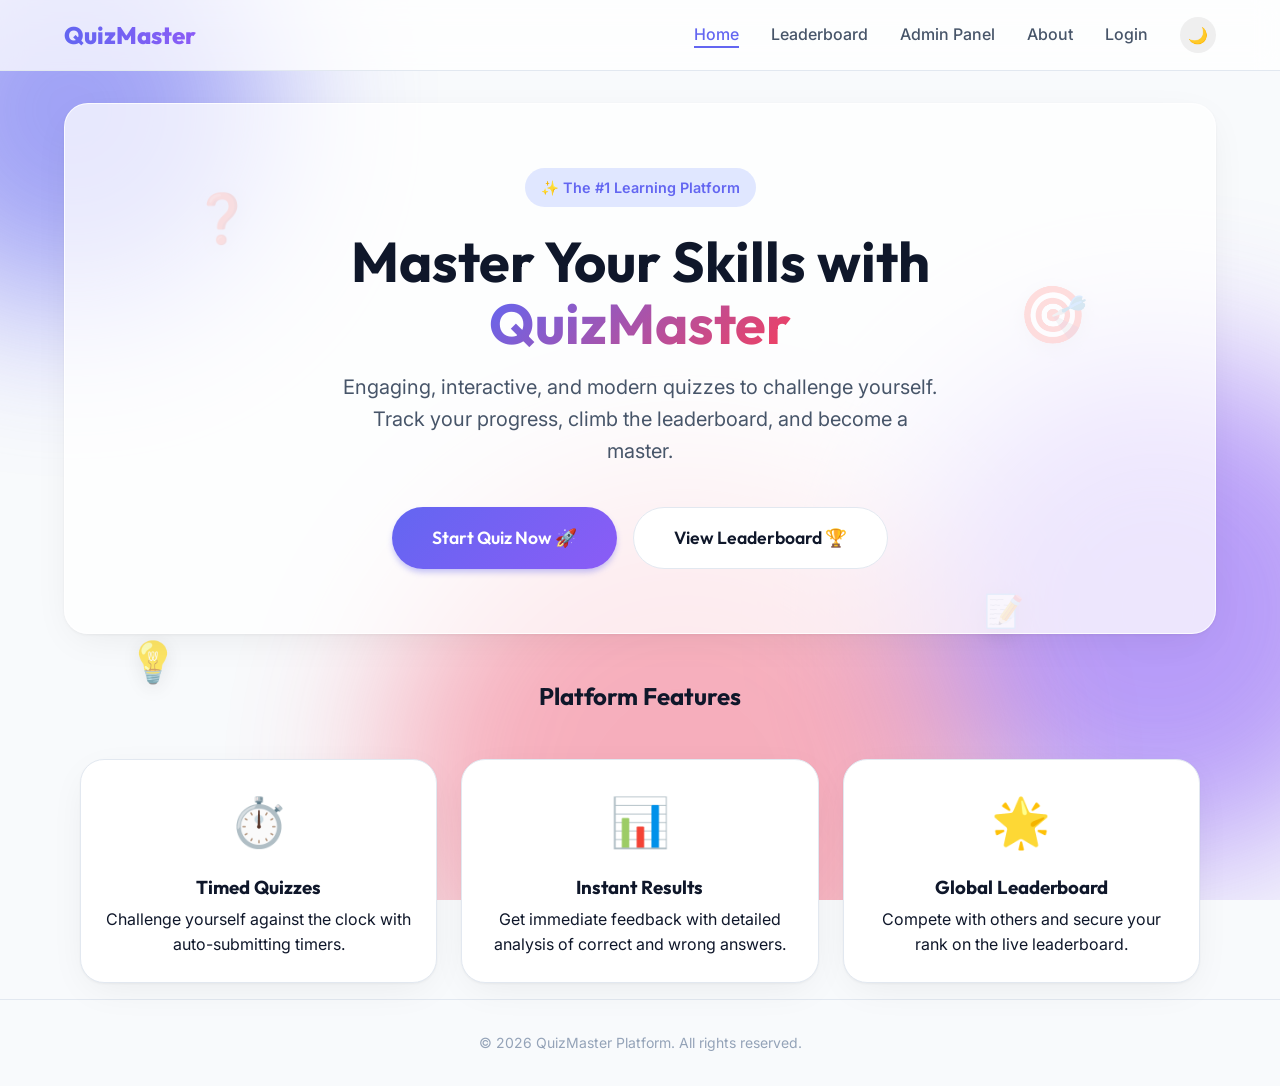
<file: index.html>
<!DOCTYPE html>
<html lang="en" data-theme="light">
<head>
    <meta charset="UTF-8">
    <meta name="viewport" content="width=device-width, initial-scale=1.0">
    <title>QuizMaster - Online Assessment Platform</title>
    <meta name="description" content="A modern online quiz and assessment platform to test your knowledge.">
    <link rel="stylesheet" href="css/style.css">
</head>
<body>
    <!-- Navbar -->
    <nav class="navbar">
        <div class="container nav-container">
            <a href="index.html" class="nav-brand">
                <span>QuizMaster</span>
            </a>
            <button class="mobile-menu-btn">☰</button>
            <ul class="nav-links">
                <li><a href="index.html" class="nav-link active">Home</a></li>
                <li><a href="leaderboard.html" class="nav-link">Leaderboard</a></li>
                <li><a href="admin.html" class="nav-link">Admin Panel</a></li>
                <li><a href="about.html" class="nav-link">About</a></li>
                <li id="nav-auth-item"><a href="auth.html" class="nav-link">Login</a></li>
                <li><button class="btn btn-icon theme-toggle" aria-label="Toggle dark mode">🌙</button></li>
            </ul>
        </div>
    </nav>

    <!-- Background Blobs & Floating Icons -->
    <div class="blob-container">
        <div class="blob blob-1"></div>
        <div class="blob blob-2"></div>
        <div class="blob blob-3"></div>
        <!-- Floating Icons -->
        <div class="floating-icon" style="top: 20%; left: 15%; animation-delay: 0s; font-size: 3rem;">❓</div>
        <div class="floating-icon" style="top: 70%; left: 10%; animation-delay: 2s; font-size: 2.5rem;">💡</div>
        <div class="floating-icon" style="top: 30%; right: 15%; animation-delay: 1.5s; font-size: 3.5rem;">🎯</div>
        <div class="floating-icon" style="top: 65%; right: 20%; animation-delay: 3s; font-size: 2rem;">📝</div>
    </div>

    <!-- Hero Section -->
    <main class="container" style="position: relative; z-index: 10;">
        <section class="hero text-center p-8 mt-8 glass-card" style="padding: 4rem 2rem; background: var(--glass-bg); border: 1px solid var(--glass-border);">
            <div class="animate-slide-up" style="animation-delay: 0.1s;">
                <div style="display: inline-block; padding: 0.5rem 1rem; border-radius: 50px; background: var(--primary-light); color: var(--primary-color); font-weight: 600; font-size: 0.9rem; margin-bottom: 1.5rem;">✨ The #1 Learning Platform</div>
                <h1 style="font-size: 3.5rem; margin-bottom: 1rem; line-height: 1.1;">Master Your Skills with <br><span class="text-gradient">QuizMaster</span></h1>
            </div>
            
            <p class="animate-slide-up" style="font-size: 1.25rem; color: var(--text-secondary); max-width: 600px; margin: 0 auto 2.5rem; animation-delay: 0.3s;">
                Engaging, interactive, and modern quizzes to challenge yourself. Track your progress, climb the leaderboard, and become a master.
            </p>
            
            <div class="flex justify-center gap-4 animate-slide-up" style="flex-wrap: wrap; animation-delay: 0.5s;">
                <a href="about.html" class="btn btn-primary btn-lg pulse-glow" style="font-size: 1.1rem; padding: 1rem 2.5rem; border-radius: 50px;">
                    Start Quiz Now 🚀
                </a>
                <a href="leaderboard.html" class="btn btn-secondary btn-lg" style="font-size: 1.1rem; padding: 1rem 2.5rem; border-radius: 50px;">
                    View Leaderboard 🏆
                </a>
            </div>
        </section>

        <!-- Features Section -->
        <section class="features flex flex-col gap-6 mt-8 p-4">
            <h2 class="text-center mb-6 animate-slide-up" style="animation-delay: 0.6s;">Platform Features</h2>
            <div style="display: grid; grid-template-columns: repeat(auto-fit, minmax(300px, 1fr)); gap: 1.5rem;">
                
                <div class="glass-card p-6 text-center animate-slide-up" style="animation-delay: 0.7s;">
                    <div style="font-size: 3rem; margin-bottom: 1rem; display: inline-block;" class="float-subtle">⏱️</div>
                    <h3 class="mb-2">Timed Quizzes</h3>
                    <p class="text-secondary">Challenge yourself against the clock with auto-submitting timers.</p>
                </div>
                
                <div class="glass-card p-6 text-center animate-slide-up" style="animation-delay: 0.8s;">
                    <div style="font-size: 3rem; margin-bottom: 1rem; display: inline-block;" class="float-subtle" style="animation-delay: 1s;">📊</div>
                    <h3 class="mb-2">Instant Results</h3>
                    <p class="text-secondary">Get immediate feedback with detailed analysis of correct and wrong answers.</p>
                </div>
                
                <div class="glass-card p-6 text-center animate-slide-up" style="animation-delay: 0.9s;">
                    <div style="font-size: 3rem; margin-bottom: 1rem; display: inline-block;" class="float-subtle" style="animation-delay: 2s;">🌟</div>
                    <h3 class="mb-2">Global Leaderboard</h3>
                    <p class="text-secondary">Compete with others and secure your rank on the live leaderboard.</p>
                </div>
                
            </div>
        </section>
    </main>

    <!-- Footer -->
    <footer>
        <div class="container">
            <p>&copy; 2026 QuizMaster Platform. All rights reserved.</p>
        </div>
    </footer>

    <script src="js/theme.js"></script>
    <script src="js/app.js"></script>
</body>
</html>
</file>
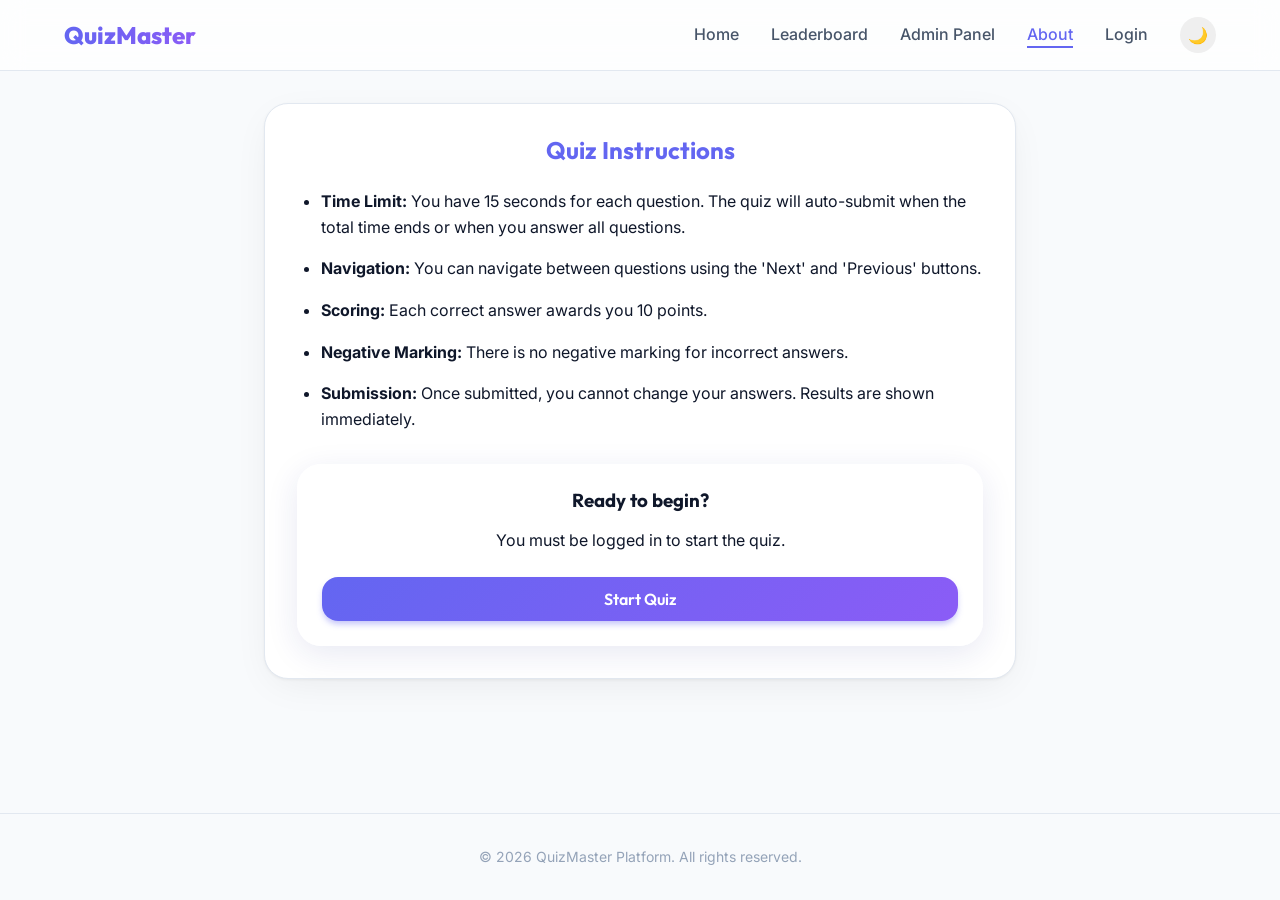
<file: about.html>
<!DOCTYPE html>
<html lang="en" data-theme="light">
<head>
    <meta charset="UTF-8">
    <meta name="viewport" content="width=device-width, initial-scale=1.0">
    <title>About & Instructions - QuizMaster</title>
    <link rel="stylesheet" href="css/style.css">
</head>
<body>
    <nav class="navbar">
        <div class="container nav-container">
            <a href="index.html" class="nav-brand">
                <span>QuizMaster</span>
            </a>
            <button class="mobile-menu-btn">☰</button>
            <ul class="nav-links">
                <li><a href="index.html" class="nav-link">Home</a></li>
                <li><a href="leaderboard.html" class="nav-link">Leaderboard</a></li>
                <li><a href="admin.html" class="nav-link">Admin Panel</a></li>
                <li><a href="about.html" class="nav-link active">About</a></li>
                <li id="nav-auth-item"><a href="auth.html" class="nav-link">Login</a></li>
                <li><button class="btn btn-icon theme-toggle" aria-label="Toggle dark mode">🌙</button></li>
            </ul>
        </div>
    </nav>

    <main class="container" style="max-width: 800px;">
        <div class="glass-card p-8 animate-fade-in mt-8">
            <h2 class="mb-6 text-center text-primary">Quiz Instructions</h2>
            
            <div class="mb-8 text-secondary">
                <ul class="flex flex-col gap-4" style="list-style-type: disc; padding-left: 1.5rem;">
                    <li><strong>Time Limit:</strong> You have 15 seconds for each question. The quiz will auto-submit when the total time ends or when you answer all questions.</li>
                    <li><strong>Navigation:</strong> You can navigate between questions using the 'Next' and 'Previous' buttons.</li>
                    <li><strong>Scoring:</strong> Each correct answer awards you 10 points.</li>
                    <li><strong>Negative Marking:</strong> There is no negative marking for incorrect answers.</li>
                    <li><strong>Submission:</strong> Once submitted, you cannot change your answers. Results are shown immediately.</li>
                </ul>
            </div>

            <div class="glass-panel p-6">
                <h3 class="mb-4 text-center">Ready to begin?</h3>
                <form id="start-form" class="flex flex-col gap-4">
                    <p class="text-center text-secondary mb-2">You must be logged in to start the quiz.</p>
                    <button type="submit" class="btn btn-primary w-100" style="width: 100%;">Start Quiz</button>
                </form>
            </div>
        </div>
    </main>

    <footer>
        <div class="container">
            <p>&copy; 2026 QuizMaster Platform. All rights reserved.</p>
        </div>
    </footer>

    <script src="js/theme.js"></script>
    <script src="js/app.js"></script>
    <script>
        document.getElementById('start-form').addEventListener('submit', (e) => {
            e.preventDefault();
            const loggedInUser = sessionStorage.getItem('logged_in_user');
            if (loggedInUser) {
                window.location.href = 'quiz.html';
            } else {
                if(typeof showToast === 'function') {
                    showToast('Please login first to take the quiz.', 'danger');
                }
                setTimeout(() => window.location.href = 'auth.html', 1500);
            }
        });
    </script>
</body>
</html>
</file>
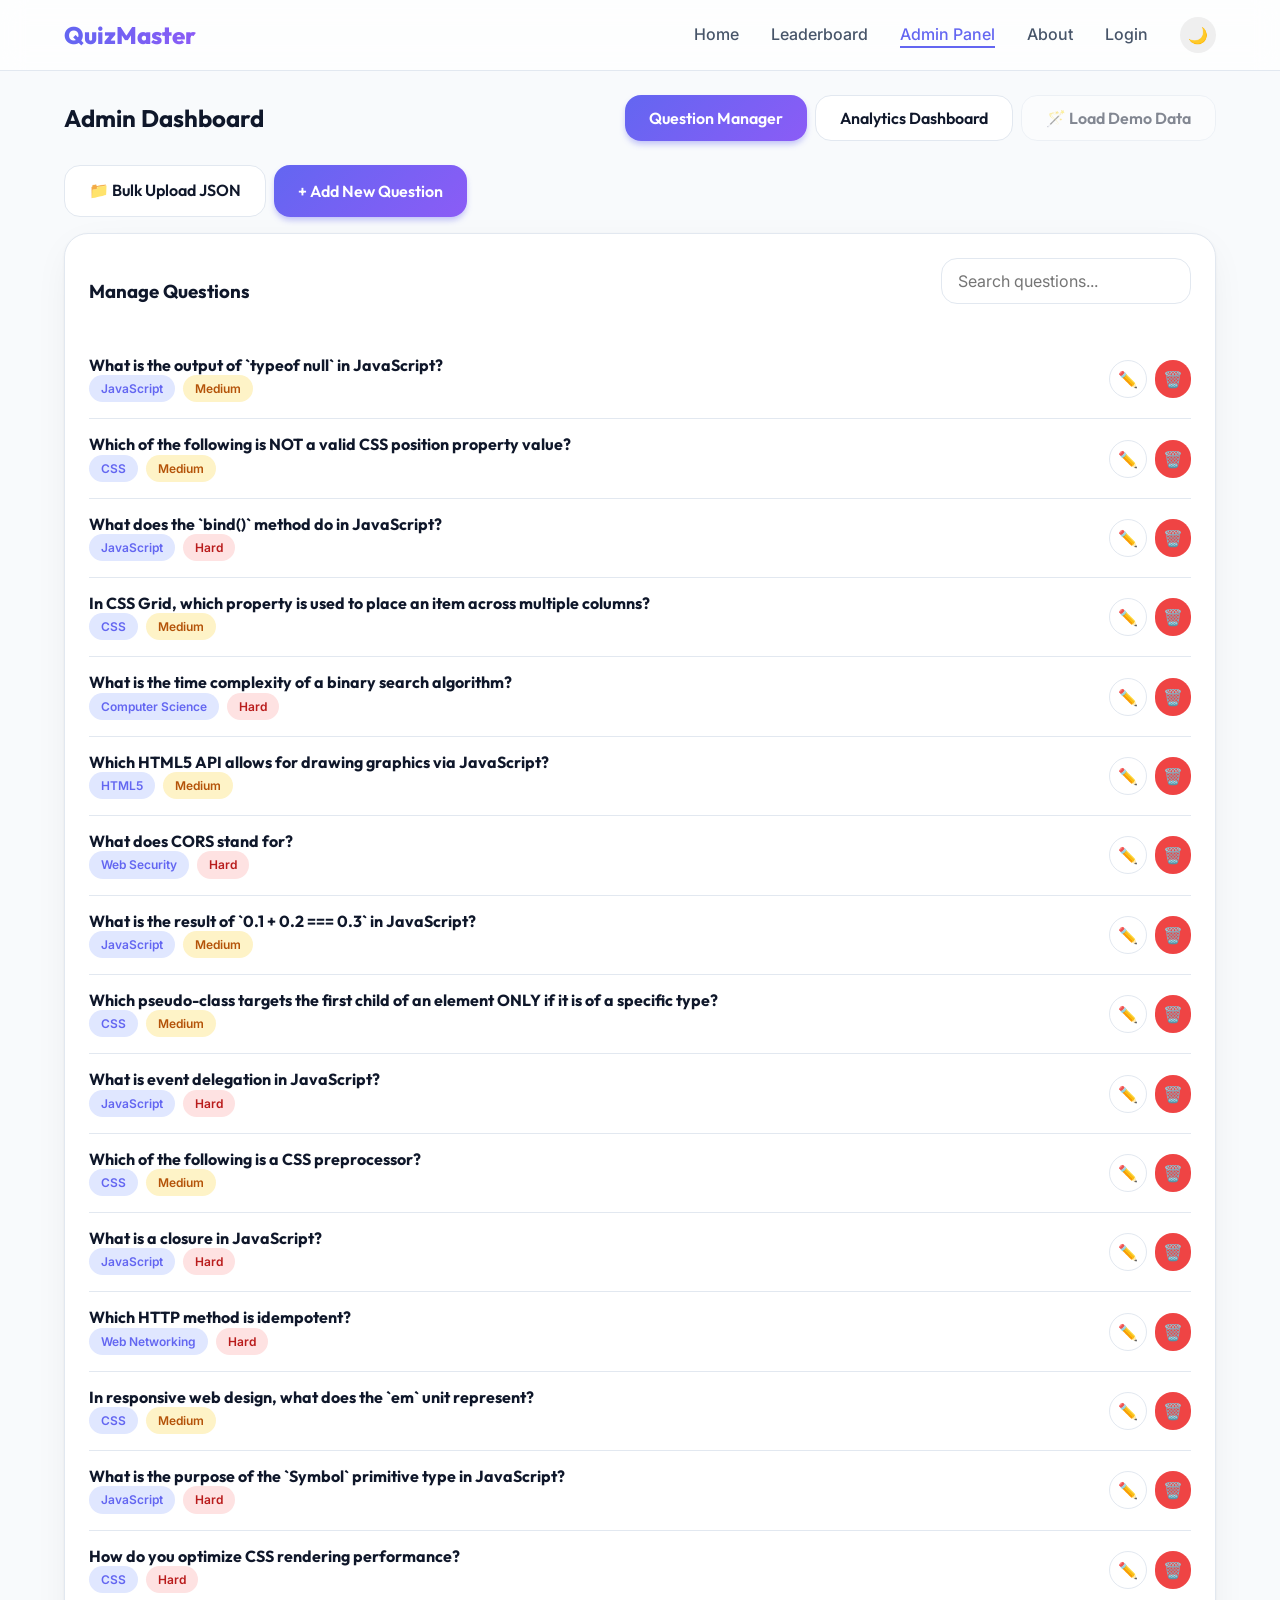
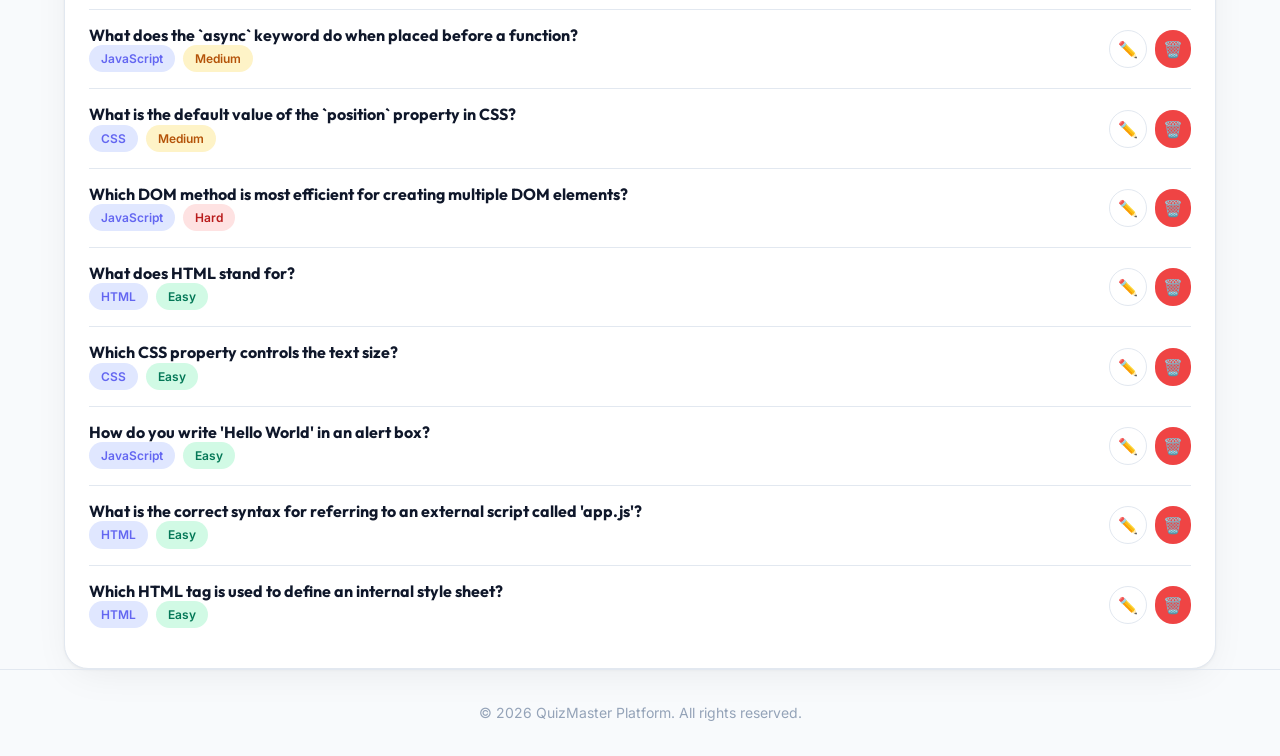
<file: admin.html>
<!DOCTYPE html>
<html lang="en" data-theme="light">
<head>
    <meta charset="UTF-8">
    <meta name="viewport" content="width=device-width, initial-scale=1.0">
    <title>Admin Dashboard - QuizMaster</title>
    <link rel="stylesheet" href="css/style.css">
    <style>
        .admin-layout {
            display: grid;
            grid-template-columns: 300px 1fr;
            gap: 2rem;
            align-items: start;
        }
        @media (max-width: 992px) {
            .admin-layout { grid-template-columns: 1fr; }
        }
        .question-item {
            border-bottom: 1px solid var(--border-color);
            padding: 1rem 0;
        }
        .question-item:last-child {
            border-bottom: none;
        }
    </style>
</head>
<body>
    <nav class="navbar">
        <div class="container nav-container">
            <a href="index.html" class="nav-brand">
                <span>QuizMaster</span>
            </a>
            <button class="mobile-menu-btn">☰</button>
            <ul class="nav-links">
                <li><a href="index.html" class="nav-link">Home</a></li>
                <li><a href="leaderboard.html" class="nav-link">Leaderboard</a></li>
                <li><a href="admin.html" class="nav-link active">Admin Panel</a></li>
                <li><a href="about.html" class="nav-link">About</a></li>
                <li id="nav-auth-item"><a href="auth.html" class="nav-link">Login</a></li>
                <li><button class="btn btn-icon theme-toggle" aria-label="Toggle dark mode">🌙</button></li>
            </ul>
        </div>
    </nav>

    <main class="container">
        <div class="flex justify-between items-center mt-6 mb-6">
            <h2>Admin Dashboard</h2>
            <div class="flex gap-2">
                <button id="tab-questions" class="btn btn-primary">Question Manager</button>
                <button id="tab-analytics" class="btn btn-secondary">Analytics Dashboard</button>
                <button id="demo-data-btn" class="btn btn-secondary" title="Load perfect demo data for presentations" style="opacity: 0.5;">🪄 Load Demo Data</button>
            </div>
        </div>

        <!-- Analytics Dashboard Section -->
        <div id="analytics-section" class="hidden mb-6">
            <div class="admin-layout" style="grid-template-columns: repeat(3, 1fr); margin-bottom: 2rem;">
                <div class="glass-card p-6 text-center">
                    <h3 class="text-secondary mb-2">Total Users</h3>
                    <h2 id="stat-users" class="text-primary" style="font-size: 3rem;">0</h2>
                </div>
                <div class="glass-card p-6 text-center">
                    <h3 class="text-secondary mb-2">Quizzes Taken</h3>
                    <h2 id="stat-quizzes" class="text-primary" style="font-size: 3rem;">0</h2>
                </div>
                <div class="glass-card p-6 text-center">
                    <h3 class="text-secondary mb-2">Avg. Score</h3>
                    <h2 id="stat-score" class="text-primary" style="font-size: 3rem;">0%</h2>
                </div>
            </div>
        </div>

        <!-- Questions Manager Section -->
        <div id="questions-section">
            <div class="flex justify-end gap-2 mb-4">
                <label for="bulk-upload" class="btn btn-secondary cursor-pointer" style="cursor: pointer;">📁 Bulk Upload JSON</label>
                <input type="file" id="bulk-upload" accept=".json" class="hidden">
                <button id="add-new-btn" class="btn btn-primary">+ Add New Question</button>
            </div>

        <div class="admin-layout">
            <!-- Form Card (Initially hidden or used for add/edit) -->
            <div id="question-form-container" class="glass-card p-6 hidden">
                <h3 id="form-title" class="mb-4">Add Question</h3>
                <form id="question-form">
                    <input type="hidden" id="q-id">
                    
                    <div class="form-group">
                        <label for="q-text" class="form-label">Question Text</label>
                        <textarea id="q-text" class="form-control" rows="3" required></textarea>
                    </div>

                    <div class="form-group">
                        <label class="form-label">Options</label>
                        <input type="text" id="q-opt1" class="form-control mb-2" placeholder="Option 1" required>
                        <input type="text" id="q-opt2" class="form-control mb-2" placeholder="Option 2" required>
                        <input type="text" id="q-opt3" class="form-control mb-2" placeholder="Option 3" required>
                        <input type="text" id="q-opt4" class="form-control mb-2" placeholder="Option 4" required>
                    </div>

                    <div class="form-group">
                        <label for="q-correct" class="form-label">Correct Option (1-4)</label>
                        <select id="q-correct" class="form-control" required>
                            <option value="1">Option 1</option>
                            <option value="2">Option 2</option>
                            <option value="3">Option 3</option>
                            <option value="4">Option 4</option>
                        </select>
                    </div>

                    <div class="form-group">
                        <label for="q-category" class="form-label">Category</label>
                        <input type="text" id="q-category" class="form-control" placeholder="e.g. JavaScript" required>
                    </div>

                    <div class="form-group">
                        <label for="q-difficulty" class="form-label">Difficulty</label>
                        <select id="q-difficulty" class="form-control" required>
                            <option value="Easy">Easy</option>
                            <option value="Medium">Medium</option>
                            <option value="Hard">Hard</option>
                        </select>
                    </div>

                    <div class="flex gap-2">
                        <button type="submit" class="btn btn-primary" style="flex: 1;">Save</button>
                        <button type="button" id="cancel-form-btn" class="btn btn-secondary">Cancel</button>
                    </div>
                </form>
            </div>

            <!-- Questions List -->
            <div class="glass-card p-6" id="questions-list-container" style="grid-column: 1 / -1;">
                <div class="flex justify-between items-center mb-4">
                    <h3>Manage Questions</h3>
                    <div class="form-group mb-0" style="width: 250px;">
                        <input type="text" id="search-questions" class="form-control" placeholder="Search questions...">
                    </div>
                </div>
                <div id="questions-list">
                    <!-- Populated by JS -->
                </div>
            </div>
        </div>
        </div> <!-- Close questions-section -->
    </main>

    <footer>
        <div class="container">
            <p>&copy; 2026 QuizMaster Platform. All rights reserved.</p>
        </div>
    </footer>

    <script src="js/theme.js"></script>
    <script src="js/app.js"></script>
    <script src="js/admin.js"></script>
</body>
</html>
</file>
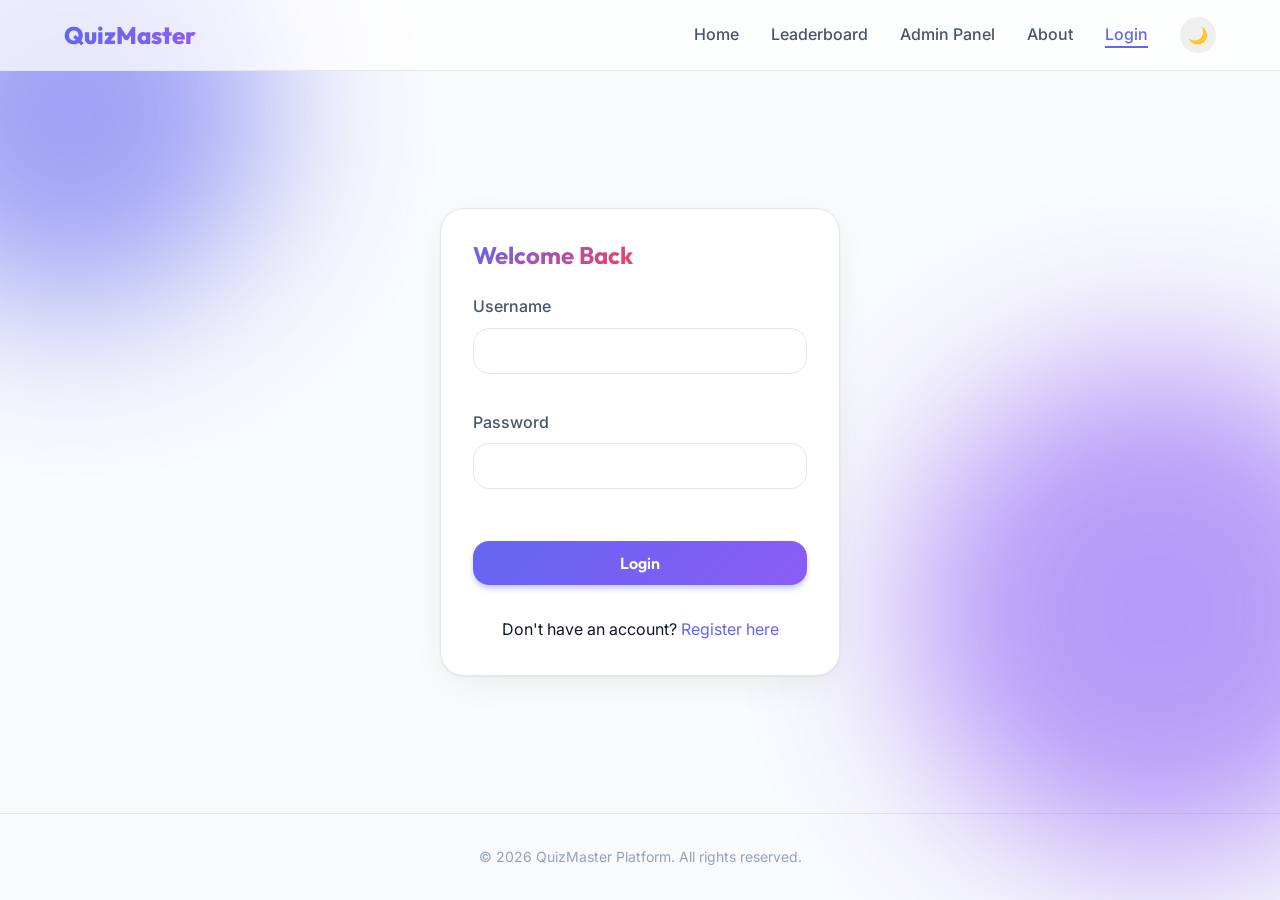
<file: auth.html>
<!DOCTYPE html>
<html lang="en" data-theme="light">
<head>
    <meta charset="UTF-8">
    <meta name="viewport" content="width=device-width, initial-scale=1.0">
    <title>Authentication - QuizMaster</title>
    <link rel="stylesheet" href="css/style.css">
</head>
<body>
    <nav class="navbar">
        <div class="container nav-container">
            <a href="index.html" class="nav-brand">
                <span>QuizMaster</span>
            </a>
            <button class="mobile-menu-btn">☰</button>
            <ul class="nav-links">
                <li><a href="index.html" class="nav-link">Home</a></li>
                <li><a href="leaderboard.html" class="nav-link">Leaderboard</a></li>
                <li><a href="admin.html" class="nav-link">Admin Panel</a></li>
                <li><a href="about.html" class="nav-link">About</a></li>
                <li id="nav-auth-item"><a href="auth.html" class="nav-link active">Login</a></li>
                <li><button class="btn btn-icon theme-toggle" aria-label="Toggle dark mode">🌙</button></li>
            </ul>
        </div>
    </nav>

    <div class="blob-container">
        <div class="blob blob-1"></div>
        <div class="blob blob-2"></div>
    </div>

    <main class="container flex justify-center items-center" style="min-height: 70vh; position: relative; z-index: 10;">
        <div class="glass-card p-8 animate-fade-in" style="width: 100%; max-width: 400px;">
            
            <!-- Login Form -->
            <div id="login-section">
                <h2 class="mb-6 text-center text-gradient">Welcome Back</h2>
                <form id="login-form" class="flex flex-col gap-4">
                    <div class="form-group mb-0">
                        <label for="login-username" class="form-label">Username</label>
                        <input type="text" id="login-username" class="form-control" required>
                    </div>
                    <div class="form-group mb-0">
                        <label for="login-password" class="form-label">Password</label>
                        <input type="password" id="login-password" class="form-control" required>
                    </div>
                    <button type="submit" class="btn btn-primary w-100" style="width: 100%; margin-top: 1rem;">Login</button>
                    
                    <p class="text-center mt-4 text-secondary text-sm">
                        Don't have an account? <a href="#" id="show-register" class="text-primary font-weight-bold">Register here</a>
                    </p>
                </form>
            </div>

            <!-- Register Form (Hidden initially) -->
            <div id="register-section" class="hidden">
                <h2 class="mb-6 text-center text-gradient">Create Account</h2>
                <form id="register-form" class="flex flex-col gap-4">
                    <div class="form-group mb-0">
                        <label for="reg-username" class="form-label">Username</label>
                        <input type="text" id="reg-username" class="form-control" required minlength="3">
                    </div>
                    <div class="form-group mb-0">
                        <label for="reg-password" class="form-label">Password</label>
                        <input type="password" id="reg-password" class="form-control" required minlength="6">
                    </div>
                    <button type="submit" class="btn btn-secondary w-100" style="width: 100%; margin-top: 1rem;">Register</button>
                    
                    <p class="text-center mt-4 text-secondary text-sm">
                        Already have an account? <a href="#" id="show-login" class="text-primary font-weight-bold">Login here</a>
                    </p>
                </form>
            </div>

        </div>
    </main>

    <footer>
        <div class="container">
            <p>&copy; 2026 QuizMaster Platform. All rights reserved.</p>
        </div>
    </footer>

    <script src="js/theme.js"></script>
    <script src="js/app.js"></script>
    <script src="js/auth.js"></script>
</body>
</html>
</file>
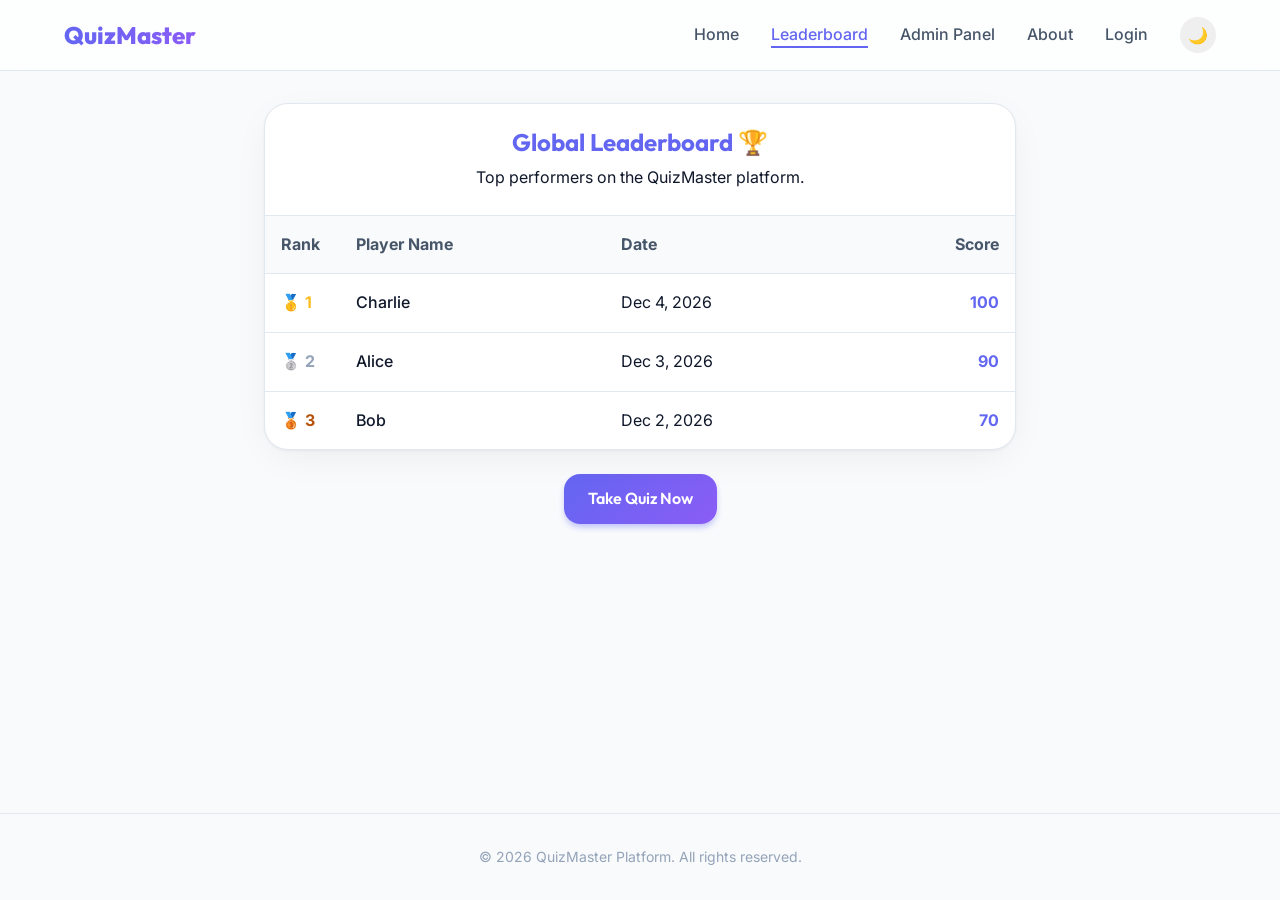
<file: leaderboard.html>
<!DOCTYPE html>
<html lang="en" data-theme="light">
<head>
    <meta charset="UTF-8">
    <meta name="viewport" content="width=device-width, initial-scale=1.0">
    <title>Leaderboard - QuizMaster</title>
    <link rel="stylesheet" href="css/style.css">
    <style>
        .leaderboard-table {
            width: 100%;
            border-collapse: collapse;
        }
        .leaderboard-table th, .leaderboard-table td {
            padding: 1rem;
            text-align: left;
            border-bottom: 1px solid var(--border-color);
        }
        .leaderboard-table th {
            font-weight: 700;
            color: var(--text-secondary);
            background-color: var(--bg-color);
        }
        .leaderboard-table tr:last-child td {
            border-bottom: none;
        }
        .rank-1 { color: #fbbf24; font-weight: bold; } /* Gold */
        .rank-2 { color: #94a3b8; font-weight: bold; } /* Silver */
        .rank-3 { color: #b45309; font-weight: bold; } /* Bronze */
    </style>
</head>
<body>
    <nav class="navbar">
        <div class="container nav-container">
            <a href="index.html" class="nav-brand">
                <span>QuizMaster</span>
            </a>
            <button class="mobile-menu-btn">☰</button>
            <ul class="nav-links">
                <li><a href="index.html" class="nav-link">Home</a></li>
                <li><a href="leaderboard.html" class="nav-link active">Leaderboard</a></li>
                <li><a href="admin.html" class="nav-link">Admin Panel</a></li>
                <li><a href="about.html" class="nav-link">About</a></li>
                <li id="nav-auth-item"><a href="auth.html" class="nav-link">Login</a></li>
                <li><button class="btn btn-icon theme-toggle" aria-label="Toggle dark mode">🌙</button></li>
            </ul>
        </div>
    </nav>

    <main class="container mt-8 mb-8" style="max-width: 800px;">
        <div class="glass-card p-0 animate-fade-in overflow-hidden">
            <div class="p-6 text-center" style="border-bottom: 1px solid var(--border-color);">
                <h2 class="text-primary">Global Leaderboard 🏆</h2>
                <p class="text-secondary mt-2">Top performers on the QuizMaster platform.</p>
            </div>
            
            <div style="overflow-x: auto;">
                <table class="leaderboard-table">
                    <thead>
                        <tr>
                            <th style="width: 10%;">Rank</th>
                            <th>Player Name</th>
                            <th>Date</th>
                            <th style="text-align: right;">Score</th>
                        </tr>
                    </thead>
                    <tbody id="leaderboard-body">
                        <!-- Populated by JS -->
                    </tbody>
                </table>
            </div>
            
            <div id="no-data-msg" class="p-8 text-center text-secondary hidden">
                No records found. Be the first to take the quiz!
            </div>
        </div>
        
        <div class="text-center mt-6">
            <a href="about.html" class="btn btn-primary">Take Quiz Now</a>
        </div>
    </main>

    <footer>
        <div class="container">
            <p>&copy; 2026 QuizMaster Platform. All rights reserved.</p>
        </div>
    </footer>

    <script src="js/theme.js"></script>
    <script src="js/app.js"></script>
    <script src="js/leaderboard.js"></script>
</body>
</html>
</file>
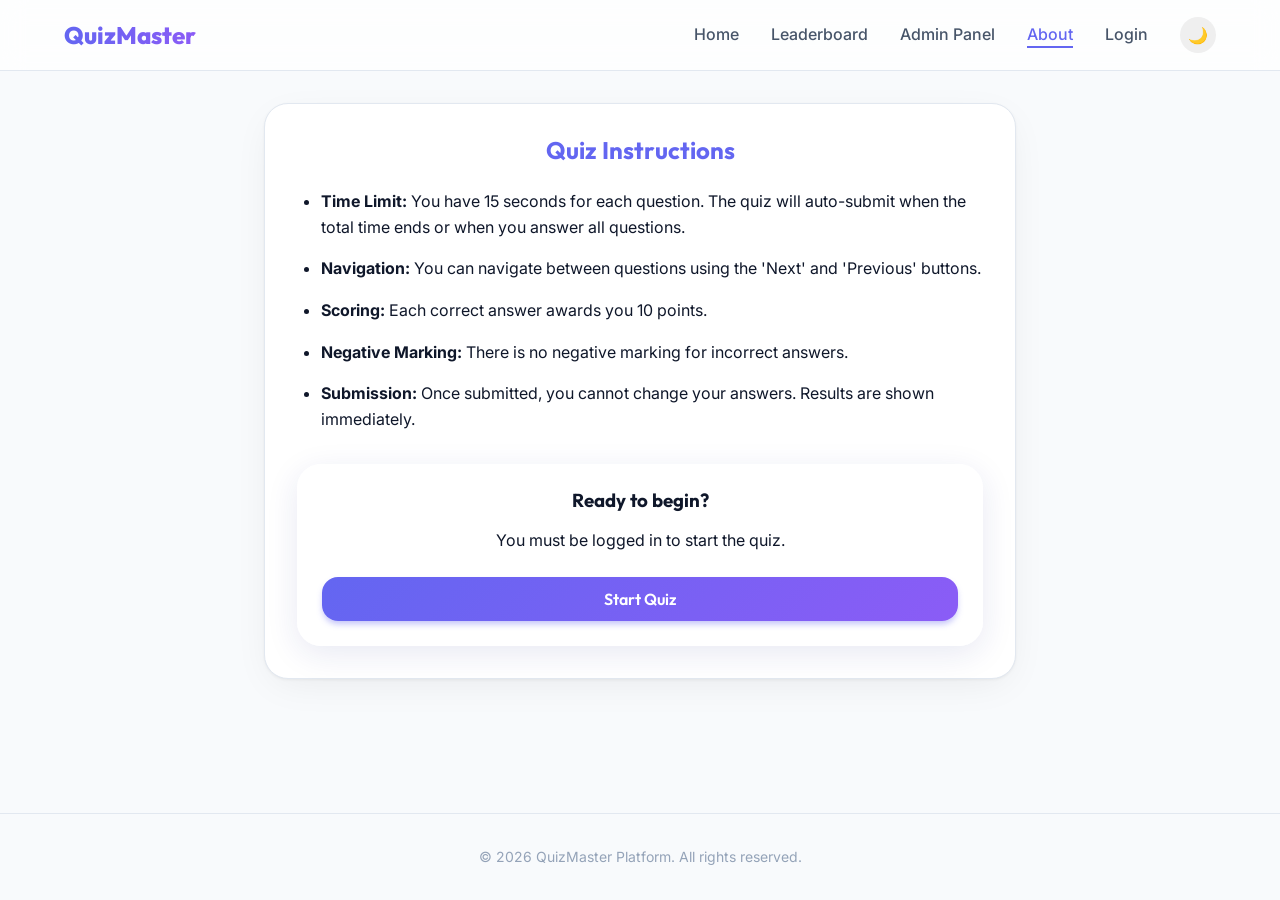
<file: quiz.html>
<!DOCTYPE html>
<html lang="en" data-theme="light">
<head>
    <meta charset="UTF-8">
    <meta name="viewport" content="width=device-width, initial-scale=1.0">
    <title>Quiz in Progress - QuizMaster</title>
    <link rel="stylesheet" href="css/style.css">
    <style>
        .quiz-container {
            max-width: 800px;
            margin: 0 auto;
        }
        .option-btn {
            display: block;
            width: 100%;
            text-align: left;
            padding: 1rem 1.5rem;
            margin-bottom: 1rem;
            background-color: var(--surface-color);
            border: 2px solid var(--border-color);
            border-radius: var(--border-radius-md);
            color: var(--text-primary);
            font-size: 1rem;
            cursor: pointer;
            transition: all var(--transition-fast);
        }
        .option-btn:hover {
            border-color: var(--primary-light);
            background-color: var(--primary-light);
        }
        .option-btn.selected {
            border-color: var(--primary-color);
            background-color: var(--primary-light);
            box-shadow: 0 0 0 2px rgba(99, 102, 241, 0.2);
        }
        .timer {
            font-size: 1.25rem;
            font-weight: 700;
            display: flex;
            align-items: center;
            gap: 0.5rem;
        }
        .timer-warning {
            color: var(--danger-color);
            animation: pulse 1s infinite;
        }
    </style>
</head>
<body>
    <nav class="navbar" style="padding: 0.5rem 0;">
        <div class="container nav-container justify-center">
            <span class="nav-brand">QuizMaster</span>
        </div>
    </nav>

    <main class="container quiz-container mt-6 mb-6">
        <div class="glass-card p-8 animate-fade-in">
            <!-- Header -->
            <div class="flex justify-between items-center mb-4">
                <div>
                    <span id="question-counter" class="text-secondary font-weight-bold">Question 1 of 5</span>
                    <span id="question-category" class="badge badge-primary ml-2" style="margin-left: 0.5rem;">Category</span>
                </div>
                <div class="timer" id="timer-display">
                    ⏱️ <span id="time-left">15</span>s
                </div>
            </div>

            <!-- Progress Bar -->
            <div class="progress-container">
                <div class="progress-bar" id="progress-bar"></div>
            </div>

            <!-- Question Area -->
            <div class="mt-6 mb-6">
                <h2 id="question-text" class="mb-6">Loading question...</h2>
                <div id="options-container">
                    <!-- Options injected via JS -->
                </div>
            </div>

            <!-- Footer Controls -->
            <div class="flex justify-between items-center mt-8 pt-4" style="border-top: 1px solid var(--border-color);">
                <button id="prev-btn" class="btn btn-secondary" disabled>Previous</button>
                <button id="next-btn" class="btn btn-primary">Next</button>
                <button id="submit-btn" class="btn btn-success hidden">Submit Quiz</button>
            </div>
        </div>
    </main>

    <!-- Modal for early submission -->
    <div class="modal-backdrop" id="submit-modal">
        <div class="modal glass-card p-6">
            <div class="modal-header">
                <h3>Submit Quiz?</h3>
                <button class="modal-close" id="close-modal">&times;</button>
            </div>
            <p class="mb-6 text-secondary">Are you sure you want to submit your quiz? You still have time left.</p>
            <div class="flex gap-4 justify-end">
                <button class="btn btn-secondary" id="cancel-submit">Cancel</button>
                <button class="btn btn-success" id="confirm-submit">Yes, Submit</button>
            </div>
        </div>
    </div>

    <script src="js/theme.js"></script>
    <script src="js/app.js"></script>
    <script src="js/quiz.js"></script>
</body>
</html>
</file>
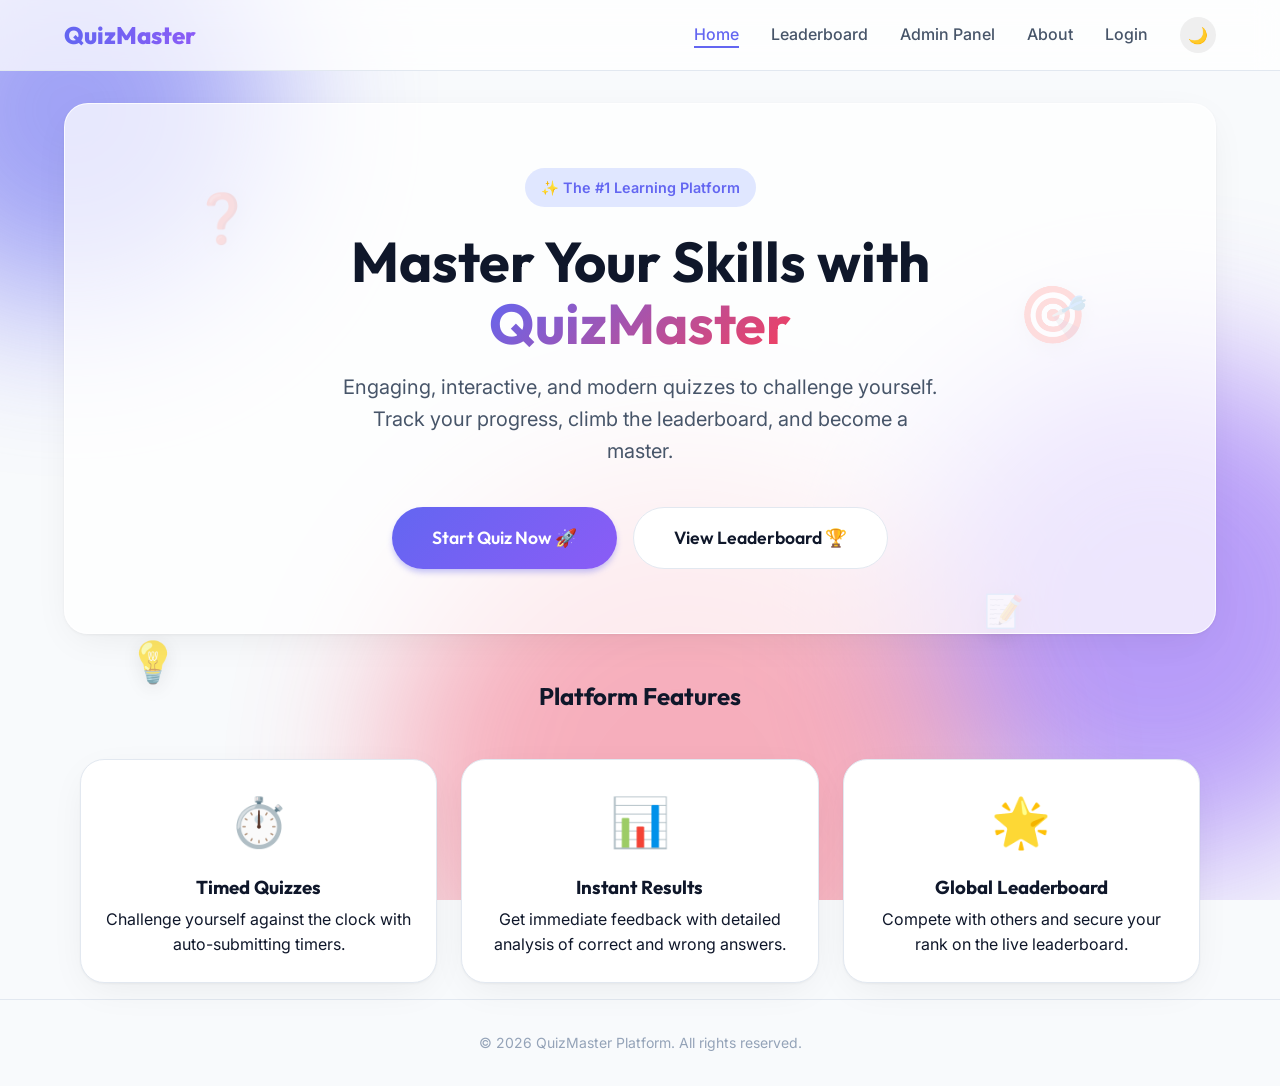
<file: result.html>
<!DOCTYPE html>
<html lang="en" data-theme="light">
<head>
    <meta charset="UTF-8">
    <meta name="viewport" content="width=device-width, initial-scale=1.0">
    <title>Quiz Results - QuizMaster</title>
    <link rel="stylesheet" href="css/style.css">
    <style>
        .result-circle {
            width: 150px;
            height: 150px;
            border-radius: 50%;
            display: flex;
            align-items: center;
            justify-content: center;
            flex-direction: column;
            margin: 0 auto 2rem;
            background: var(--glass-bg);
            border: 8px solid var(--primary-color);
            box-shadow: 0 0 20px rgba(99, 102, 241, 0.3);
        }
        .result-score {
            font-size: 2.5rem;
            font-weight: 800;
            line-height: 1;
            color: var(--text-primary);
        }
        .result-total {
            font-size: 1rem;
            color: var(--text-secondary);
        }
        .stat-card {
            background-color: var(--surface-color);
            border: 1px solid var(--border-color);
            border-radius: var(--border-radius-md);
            padding: 1rem;
            text-align: center;
            flex: 1;
        }
        .stat-value {
            font-size: 1.5rem;
            font-weight: 700;
            margin-bottom: 0.25rem;
        }
        .review-item {
            padding: 1.5rem;
            border-radius: var(--border-radius-md);
            margin-bottom: 1rem;
            border-left: 4px solid var(--border-color);
            background-color: var(--surface-color);
        }
        .review-correct { border-left-color: var(--success-color); }
        .review-incorrect { border-left-color: var(--danger-color); }
        .confetti {
            position: fixed;
            width: 10px;
            height: 10px;
            background-color: #f00;
            animation: fall linear forwards;
            z-index: 1000;
        }
        @keyframes fall {
            to { transform: translateY(100vh) rotate(360deg); }
        }
    </style>
</head>
<body>
    <nav class="navbar">
        <div class="container nav-container">
            <a href="index.html" class="nav-brand">
                <span>QuizMaster</span>
            </a>
            <ul class="nav-links">
                <li><a href="index.html" class="nav-link">Home</a></li>
                <li><a href="leaderboard.html" class="nav-link">Leaderboard</a></li>
            </ul>
        </div>
    </nav>

    <main class="container mt-8 mb-8" style="max-width: 800px;">
        <div class="glass-card p-8 animate-fade-in text-center">
            <h2 class="mb-2">Quiz Completed!</h2>
            <p class="text-secondary mb-6" id="player-greeting">Great job, Player!</p>
            
            <div class="result-circle">
                <span class="result-score" id="final-score">0</span>
                <span class="result-total" id="total-score">/ 0</span>
            </div>

            <h3 class="mb-6" id="performance-msg">Performance Message</h3>

            <div class="flex gap-4 mb-8" style="flex-wrap: wrap;">
                <div class="stat-card">
                    <div class="stat-value text-success" id="correct-count">0</div>
                    <div class="text-secondary">Correct</div>
                </div>
                <div class="stat-card">
                    <div class="stat-value text-danger" id="wrong-count">0</div>
                    <div class="text-secondary">Wrong</div>
                </div>
                <div class="stat-card">
                    <div class="stat-value text-primary" id="percentage-val">0%</div>
                    <div class="text-secondary">Percentage</div>
                </div>
            </div>

            <div class="flex gap-4 justify-center">
                <a href="quiz.html" class="btn btn-primary">Retry Quiz 🔄</a>
                <a href="leaderboard.html" class="btn btn-secondary">View Leaderboard 🏆</a>
            </div>
        </div>

        <div class="mt-8">
            <h3 class="mb-4 text-center">Detailed Review</h3>
            <div id="detailed-review">
                <!-- Injected via JS -->
            </div>
        </div>
    </main>

    <script src="js/theme.js"></script>
    <script src="js/app.js"></script>
    <script src="js/result.js"></script>
</body>
</html>
</file>
<file: css/style.css>
/* 
  Online Quiz & Assessment Platform
  Core Stylesheet
*/

@import url('https://fonts.googleapis.com/css2?family=Inter:wght@300;400;500;600;700&family=Outfit:wght@500;600;700;800&display=swap');

:root {
  /* Light Theme Variables */
  --primary-color: #6366f1; /* Indigo 500 */
  --primary-hover: #4f46e5; /* Indigo 600 */
  --primary-light: #e0e7ff; /* Indigo 100 */
  --secondary-color: #8b5cf6; /* Violet 500 */
  --accent-color: #f43f5e; /* Rose 500 */
  --success-color: #10b981; /* Emerald 500 */
  --warning-color: #f59e0b; /* Amber 500 */
  --danger-color: #ef4444; /* Red 500 */
  
  --bg-color: #f8fafc; /* Slate 50 */
  --surface-color: #ffffff;
  --text-primary: #0f172a; /* Slate 900 */
  --text-secondary: #475569; /* Slate 600 */
  --text-tertiary: #94a3b8; /* Slate 400 */
  --border-color: #e2e8f0; /* Slate 200 */
  
  --glass-bg: rgba(255, 255, 255, 0.75);
  --glass-border: rgba(255, 255, 255, 0.8);
  --glass-shadow: 0 8px 32px rgba(31, 38, 135, 0.1);

  --font-heading: 'Outfit', sans-serif;
  --font-body: 'Inter', sans-serif;
  
  --border-radius-sm: 0.5rem;
  --border-radius-md: 1rem;
  --border-radius-lg: 1.5rem;
  --border-radius-full: 9999px;
  
  --transition-fast: 0.15s ease-in-out;
  --transition-normal: 0.3s ease-in-out;
}

[data-theme="dark"] {
  /* Dark Theme Variables */
  --bg-color: #0f172a; /* Slate 900 */
  --surface-color: #1e293b; /* Slate 800 */
  --text-primary: #f8fafc; /* Slate 50 */
  --text-secondary: #cbd5e1; /* Slate 300 */
  --text-tertiary: #64748b; /* Slate 500 */
  --border-color: #334155; /* Slate 700 */
  
  --glass-bg: rgba(30, 41, 59, 0.7);
  --glass-border: rgba(255, 255, 255, 0.1);
  --glass-shadow: 0 4px 30px rgba(0, 0, 0, 0.3);
  
  --primary-light: #312e81; /* Indigo 900 */
}

* {
  margin: 0;
  padding: 0;
  box-sizing: border-box;
}

body {
  font-family: var(--font-body);
  background-color: var(--bg-color);
  color: var(--text-primary);
  line-height: 1.6;
  transition: background-color var(--transition-normal), color var(--transition-normal);
  min-height: 100vh;
  display: flex;
  flex-direction: column;
  overflow-x: hidden;
}

h1, h2, h3, h4, h5, h6 {
  font-family: var(--font-heading);
  font-weight: 700;
  line-height: 1.2;
}

a {
  text-decoration: none;
  color: var(--primary-color);
  transition: color var(--transition-fast);
}

a:hover {
  color: var(--primary-hover);
}

ul {
  list-style: none;
}

/* Utilities */
.container {
  width: 100%;
  max-width: 1200px;
  margin: 0 auto;
  padding: 0 1.5rem;
}

.text-center { text-align: center; }
.text-primary { color: var(--primary-color); }
.text-success { color: var(--success-color); }
.text-danger { color: var(--danger-color); }

.flex { display: flex; }
.flex-col { flex-direction: column; }
.items-center { align-items: center; }
.justify-between { justify-content: space-between; }
.justify-center { justify-content: center; }
.gap-1 { gap: 0.25rem; }
.gap-2 { gap: 0.5rem; }
.gap-4 { gap: 1rem; }
.gap-6 { gap: 1.5rem; }

.mt-2 { margin-top: 0.5rem; }
.mt-4 { margin-top: 1rem; }
.mt-6 { margin-top: 1.5rem; }
.mt-8 { margin-top: 2rem; }
.mb-2 { margin-bottom: 0.5rem; }
.mb-4 { margin-bottom: 1rem; }
.mb-6 { margin-bottom: 1.5rem; }
.mb-8 { margin-bottom: 2rem; }

.p-4 { padding: 1rem; }
.p-6 { padding: 1.5rem; }
.p-8 { padding: 2rem; }

.hidden { display: none !important; }

/* Glassmorphism Classes */
.glass-panel {
  background: var(--glass-bg);
  backdrop-filter: blur(16px);
  -webkit-backdrop-filter: blur(16px);
  border: 1px solid var(--glass-border);
  box-shadow: var(--glass-shadow);
  border-radius: var(--border-radius-lg);
}

.glass-card {
  background: var(--surface-color);
  border: 1px solid var(--border-color);
  box-shadow: 0 10px 40px -10px rgba(0, 0, 0, 0.08), 0 1px 3px rgba(0, 0, 0, 0.05);
  border-radius: var(--border-radius-lg);
  transition: transform var(--transition-normal), box-shadow var(--transition-normal);
}

.glass-card:hover {
  transform: translateY(-5px);
  box-shadow: 0 20px 40px -10px rgba(0, 0, 0, 0.12), 0 4px 6px rgba(0, 0, 0, 0.05);
}

/* Buttons */
.btn {
  display: inline-flex;
  align-items: center;
  justify-content: center;
  padding: 0.75rem 1.5rem;
  font-family: var(--font-heading);
  font-weight: 600;
  border-radius: var(--border-radius-md);
  border: none;
  cursor: pointer;
  transition: all var(--transition-fast);
  font-size: 1rem;
  gap: 0.5rem;
}

.btn-primary {
  background: linear-gradient(135deg, var(--primary-color), var(--secondary-color));
  color: white;
  box-shadow: 0 4px 6px -1px rgba(99, 102, 241, 0.4);
}

.btn-primary:hover {
  transform: translateY(-2px);
  box-shadow: 0 10px 15px -3px rgba(99, 102, 241, 0.5);
}

.btn-primary:active {
  transform: translateY(0);
}

.btn-secondary {
  background-color: var(--surface-color);
  color: var(--text-primary);
  border: 1px solid var(--border-color);
}

.btn-secondary:hover {
  background-color: var(--primary-light);
  color: var(--primary-color);
  border-color: var(--primary-color);
}

.btn-danger {
  background-color: var(--danger-color);
  color: white;
}

.btn-danger:hover {
  background-color: #b91c1c; /* Red 700 */
}

.btn-success {
  background-color: var(--success-color);
  color: white;
}

.btn-icon {
  padding: 0.5rem;
  border-radius: var(--border-radius-full);
}

.btn:disabled {
  opacity: 0.6;
  cursor: not-allowed;
  transform: none !important;
  box-shadow: none !important;
}

/* Form Elements */
.form-group {
  margin-bottom: 1.25rem;
}

.form-label {
  display: block;
  font-weight: 500;
  margin-bottom: 0.5rem;
  color: var(--text-secondary);
}

.form-control {
  width: 100%;
  padding: 0.75rem 1rem;
  border-radius: var(--border-radius-md);
  border: 1px solid var(--border-color);
  background-color: var(--surface-color);
  color: var(--text-primary);
  font-family: var(--font-body);
  font-size: 1rem;
  transition: border-color var(--transition-fast), box-shadow var(--transition-fast);
}

.form-control:focus {
  outline: none;
  border-color: var(--primary-color);
  box-shadow: 0 0 0 3px rgba(99, 102, 241, 0.2);
}

/* Navbar */
.navbar {
  position: sticky;
  top: 0;
  z-index: 50;
  padding: 1rem 0;
  border-bottom: 1px solid var(--border-color);
  background: var(--glass-bg);
  backdrop-filter: blur(12px);
  -webkit-backdrop-filter: blur(12px);
}

.nav-container {
  display: flex;
  justify-content: space-between;
  align-items: center;
}

.nav-brand {
  font-family: var(--font-heading);
  font-size: 1.5rem;
  font-weight: 800;
  color: var(--primary-color);
  display: flex;
  align-items: center;
  gap: 0.5rem;
}

.nav-brand span {
  background: linear-gradient(to right, var(--primary-color), var(--secondary-color));
  -webkit-background-clip: text;
  -webkit-text-fill-color: transparent;
}

.nav-links {
  display: flex;
  gap: 2rem;
  align-items: center;
}

.nav-link {
  color: var(--text-secondary);
  font-weight: 500;
  position: relative;
}

.nav-link:hover, .nav-link.active {
  color: var(--primary-color);
}

.nav-link::after {
  content: '';
  position: absolute;
  bottom: -4px;
  left: 0;
  width: 0;
  height: 2px;
  background-color: var(--primary-color);
  transition: width var(--transition-normal);
}

.nav-link:hover::after, .nav-link.active::after {
  width: 100%;
}

.mobile-menu-btn {
  display: none;
  background: transparent;
  border: none;
  color: var(--text-primary);
  font-size: 1.5rem;
  cursor: pointer;
}

/* Main Content Area */
main {
  flex-grow: 1;
  padding: 2rem 0;
}

/* Badges */
.badge {
  display: inline-block;
  padding: 0.25rem 0.75rem;
  font-size: 0.75rem;
  font-weight: 600;
  border-radius: var(--border-radius-full);
}

.badge-primary { background-color: var(--primary-light); color: var(--primary-color); }
.badge-success { background-color: #d1fae5; color: #047857; }
.badge-warning { background-color: #fef3c7; color: #b45309; }
.badge-danger { background-color: #fee2e2; color: #b91c1c; }

[data-theme="dark"] .badge-success { background-color: rgba(16, 185, 129, 0.2); color: #34d399; }
[data-theme="dark"] .badge-warning { background-color: rgba(245, 158, 11, 0.2); color: #fbbf24; }
[data-theme="dark"] .badge-danger { background-color: rgba(239, 68, 68, 0.2); color: #f87171; }

/* Progress Bar */
.progress-container {
  width: 100%;
  height: 8px;
  background-color: var(--border-color);
  border-radius: var(--border-radius-full);
  overflow: hidden;
  margin-bottom: 1.5rem;
}

.progress-bar {
  height: 100%;
  background: linear-gradient(to right, var(--primary-color), var(--secondary-color));
  width: 0%;
  transition: width 0.5s ease-in-out;
  border-radius: var(--border-radius-full);
}

/* Animations */
@keyframes fadeIn {
  from { opacity: 0; transform: translateY(10px); }
  to { opacity: 1; transform: translateY(0); }
}

@keyframes pulse {
  0% { transform: scale(1); }
  50% { transform: scale(1.05); }
  100% { transform: scale(1); }
}

.animate-fade-in {
  animation: fadeIn 0.5s ease-out forwards;
}

.animate-pulse-warning {
  animation: pulse 1s infinite;
  color: var(--danger-color) !important;
}

/* Footer */
footer {
  text-align: center;
  padding: 2rem 0;
  border-top: 1px solid var(--border-color);
  color: var(--text-tertiary);
  font-size: 0.875rem;
  margin-top: auto;
}

/* Toasts */
#toast-container {
  position: fixed;
  bottom: 20px;
  right: 20px;
  z-index: 9999;
  display: flex;
  flex-direction: column;
  gap: 10px;
}

.toast {
  padding: 1rem 1.5rem;
  border-radius: var(--border-radius-md);
  background-color: var(--surface-color);
  color: var(--text-primary);
  box-shadow: var(--glass-shadow);
  border-left: 4px solid var(--primary-color);
  transform: translateX(120%);
  transition: transform 0.3s ease-out;
  display: flex;
  align-items: center;
  gap: 0.75rem;
}

.toast.show {
  transform: translateX(0);
}

.toast-success { border-left-color: var(--success-color); }
.toast-danger { border-left-color: var(--danger-color); }

/* Modals */
.modal-backdrop {
  position: fixed;
  top: 0; left: 0; right: 0; bottom: 0;
  background-color: rgba(0, 0, 0, 0.5);
  backdrop-filter: blur(4px);
  z-index: 100;
  display: flex;
  justify-content: center;
  align-items: center;
  opacity: 0;
  pointer-events: none;
  transition: opacity var(--transition-normal);
}

.modal-backdrop.show {
  opacity: 1;
  pointer-events: auto;
}

.modal {
  width: 90%;
  max-width: 500px;
  transform: translateY(-20px);
  transition: transform var(--transition-normal);
}

.modal-backdrop.show .modal {
  transform: translateY(0);
}

.modal-header {
  display: flex;
  justify-content: space-between;
  align-items: center;
  margin-bottom: 1rem;
}

.modal-close {
  background: none;
  border: none;
  font-size: 1.5rem;
  color: var(--text-tertiary);
  cursor: pointer;
}

.modal-close:hover {
  color: var(--text-primary);
}

/* Responsive Styles */
@media (max-width: 768px) {
  .nav-links {
    position: fixed;
    top: 70px;
    left: 0;
    width: 100%;
    background-color: var(--surface-color);
    flex-direction: column;
    padding: 2rem;
    gap: 1.5rem;
    box-shadow: 0 10px 15px -3px rgba(0, 0, 0, 0.1);
    clip-path: circle(0% at 100% 0);
    transition: clip-path 0.4s ease-out;
  }
  
  .nav-links.active {
    clip-path: circle(150% at 100% 0);
  }
  
  .mobile-menu-btn {
    display: block;
  }
}

/* Gradient Text */
.text-gradient {
  background: linear-gradient(135deg, var(--primary-color), var(--accent-color));
  -webkit-background-clip: text;
  -webkit-text-fill-color: transparent;
  display: inline-block;
}

/* Decorative Blobs */
.blob-container {
  position: absolute;
  top: 0;
  left: 0;
  width: 100%;
  height: 100vh;
  overflow: hidden;
  z-index: 0;
  pointer-events: none;
}

.blob {
  position: absolute;
  filter: blur(80px);
  z-index: 0;
  opacity: 0.6;
  border-radius: 50%;
  animation: float 10s ease-in-out infinite alternate;
}

.blob-1 {
  top: -10%;
  left: -10%;
  width: 400px;
  height: 400px;
  background: var(--primary-color);
  animation-delay: 0s;
}

.blob-2 {
  top: 40%;
  right: -10%;
  width: 500px;
  height: 500px;
  background: var(--secondary-color);
  animation-delay: -2s;
}

.blob-3 {
  bottom: -20%;
  left: 30%;
  width: 600px;
  height: 600px;
  background: var(--accent-color);
  opacity: 0.4;
  animation-delay: -4s;
}

@keyframes float {
  0% { transform: translate(0, 0) scale(1); }
  50% { transform: translate(30px, -50px) scale(1.1); }
  100% { transform: translate(-20px, 20px) scale(0.9); }
}

[data-theme="dark"] .blob {
  opacity: 0.4;
  filter: blur(100px);
}

[data-theme="dark"] .blob-1 {
  background: #3b0764; /* Deep Purple */
}

[data-theme="dark"] .blob-2 {
  background: #064e3b; /* Deep Emerald */
}

[data-theme="dark"] .blob-3 {
  background: #831843; /* Deep Pink */
}

[data-theme="dark"] .text-gradient {
  background: linear-gradient(135deg, #a78bfa, #f472b6);
  -webkit-background-clip: text;
  -webkit-text-fill-color: transparent;
}

/* Accessibility & Focus States */
*:focus-visible {
  outline: 3px solid var(--primary-color);
  outline-offset: 2px;
  border-radius: 2px;
}

.btn:focus-visible, .form-control:focus-visible {
  outline: none;
  box-shadow: 0 0 0 3px var(--bg-color), 0 0 0 6px var(--primary-color);
}

/* Super Animations for Home Page */
.floating-icon {
  position: absolute;
  opacity: 0.6;
  z-index: 1;
  pointer-events: none;
  animation: float-icon 8s ease-in-out infinite alternate;
  filter: drop-shadow(0 4px 10px rgba(0, 0, 0, 0.15));
}

[data-theme="dark"] .floating-icon {
  opacity: 0.3;
}

@keyframes float-icon {
  0% { transform: translateY(0) rotate(0deg); }
  50% { transform: translateY(-30px) rotate(15deg); }
  100% { transform: translateY(10px) rotate(-10deg); }
}

.animate-slide-up {
  opacity: 0;
  transform: translateY(40px);
  animation: slideUpFade 0.8s cubic-bezier(0.16, 1, 0.3, 1) forwards;
}

@keyframes slideUpFade {
  to {
    opacity: 1;
    transform: translateY(0);
  }
}

.pulse-glow {
  animation: pulseGlow 2.5s infinite;
}

@keyframes pulseGlow {
  0% { box-shadow: 0 0 0 0 rgba(99, 102, 241, 0.5); }
  70% { box-shadow: 0 0 0 15px rgba(99, 102, 241, 0); }
  100% { box-shadow: 0 0 0 0 rgba(99, 102, 241, 0); }
}

.float-subtle {
  animation: floatSubtle 4s ease-in-out infinite;
}

@keyframes floatSubtle {
  0%, 100% { transform: translateY(0); }
  50% { transform: translateY(-10px); }
}
</file>
